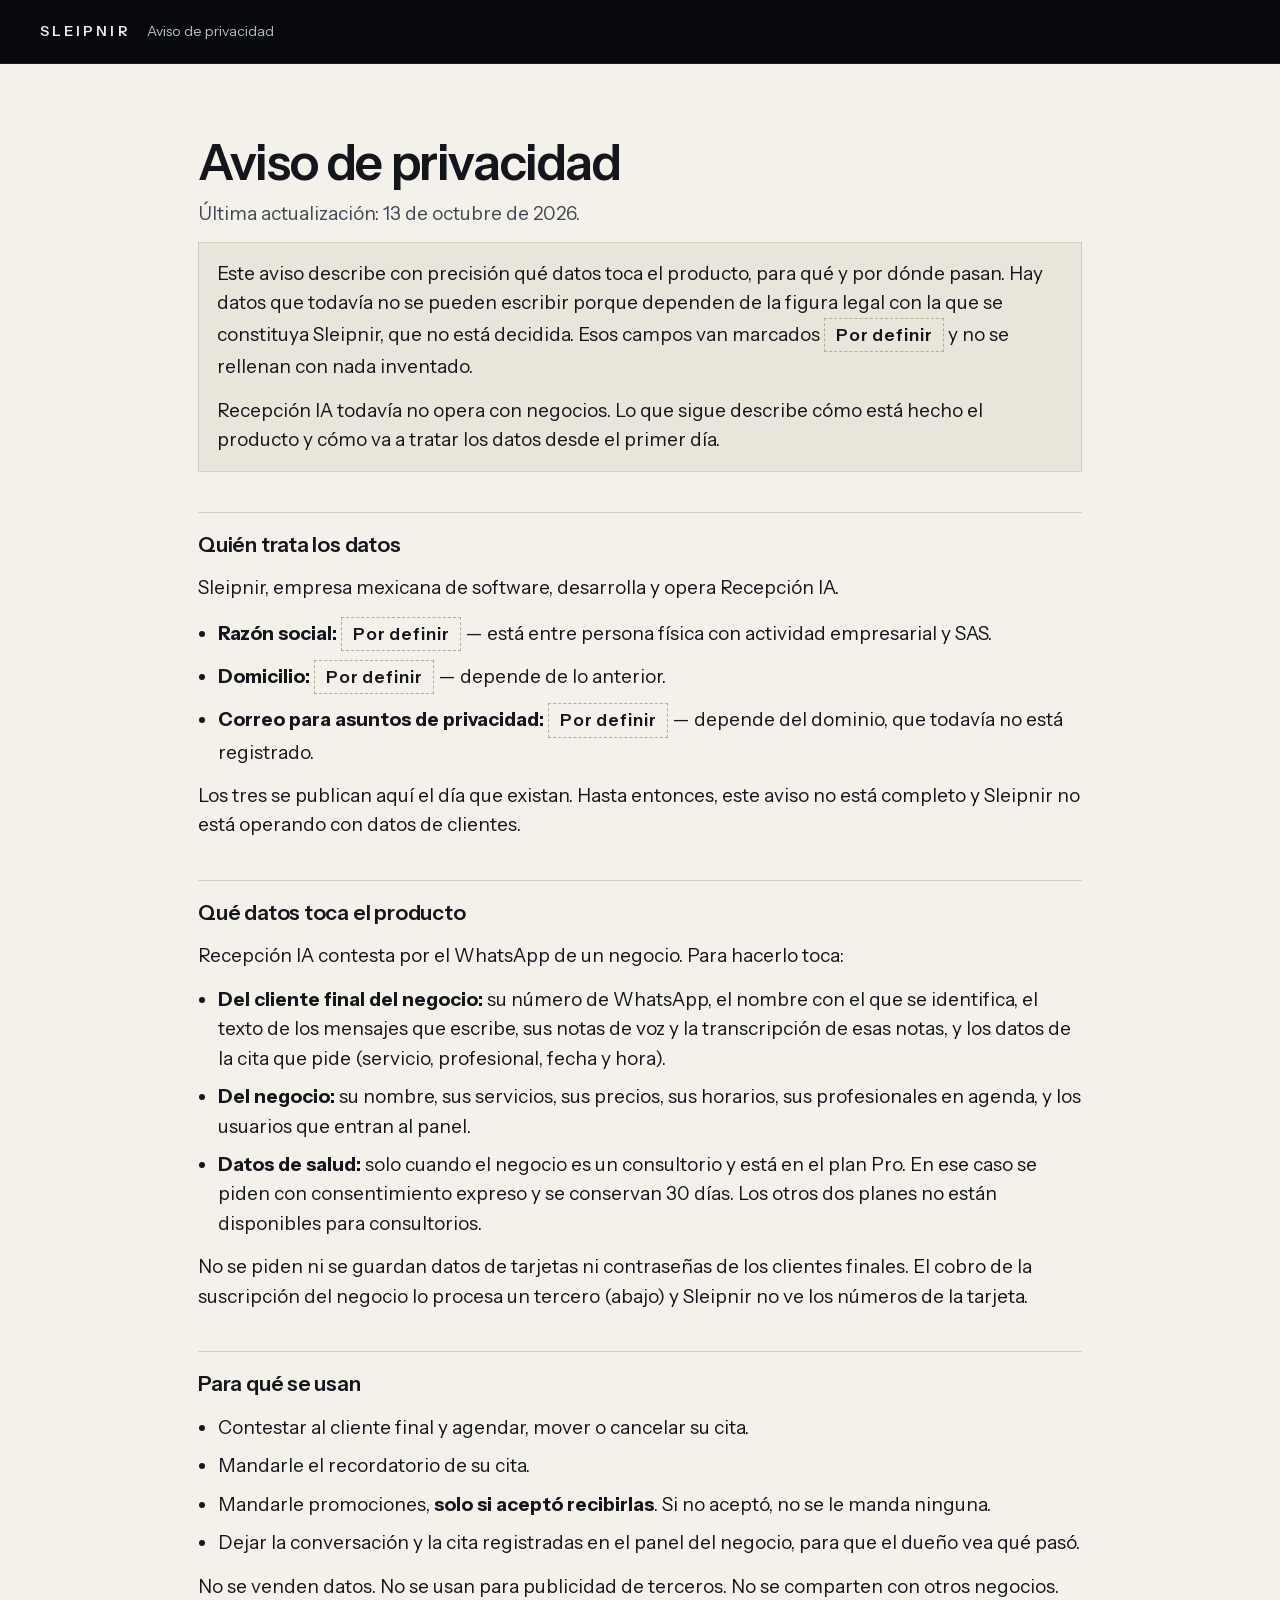
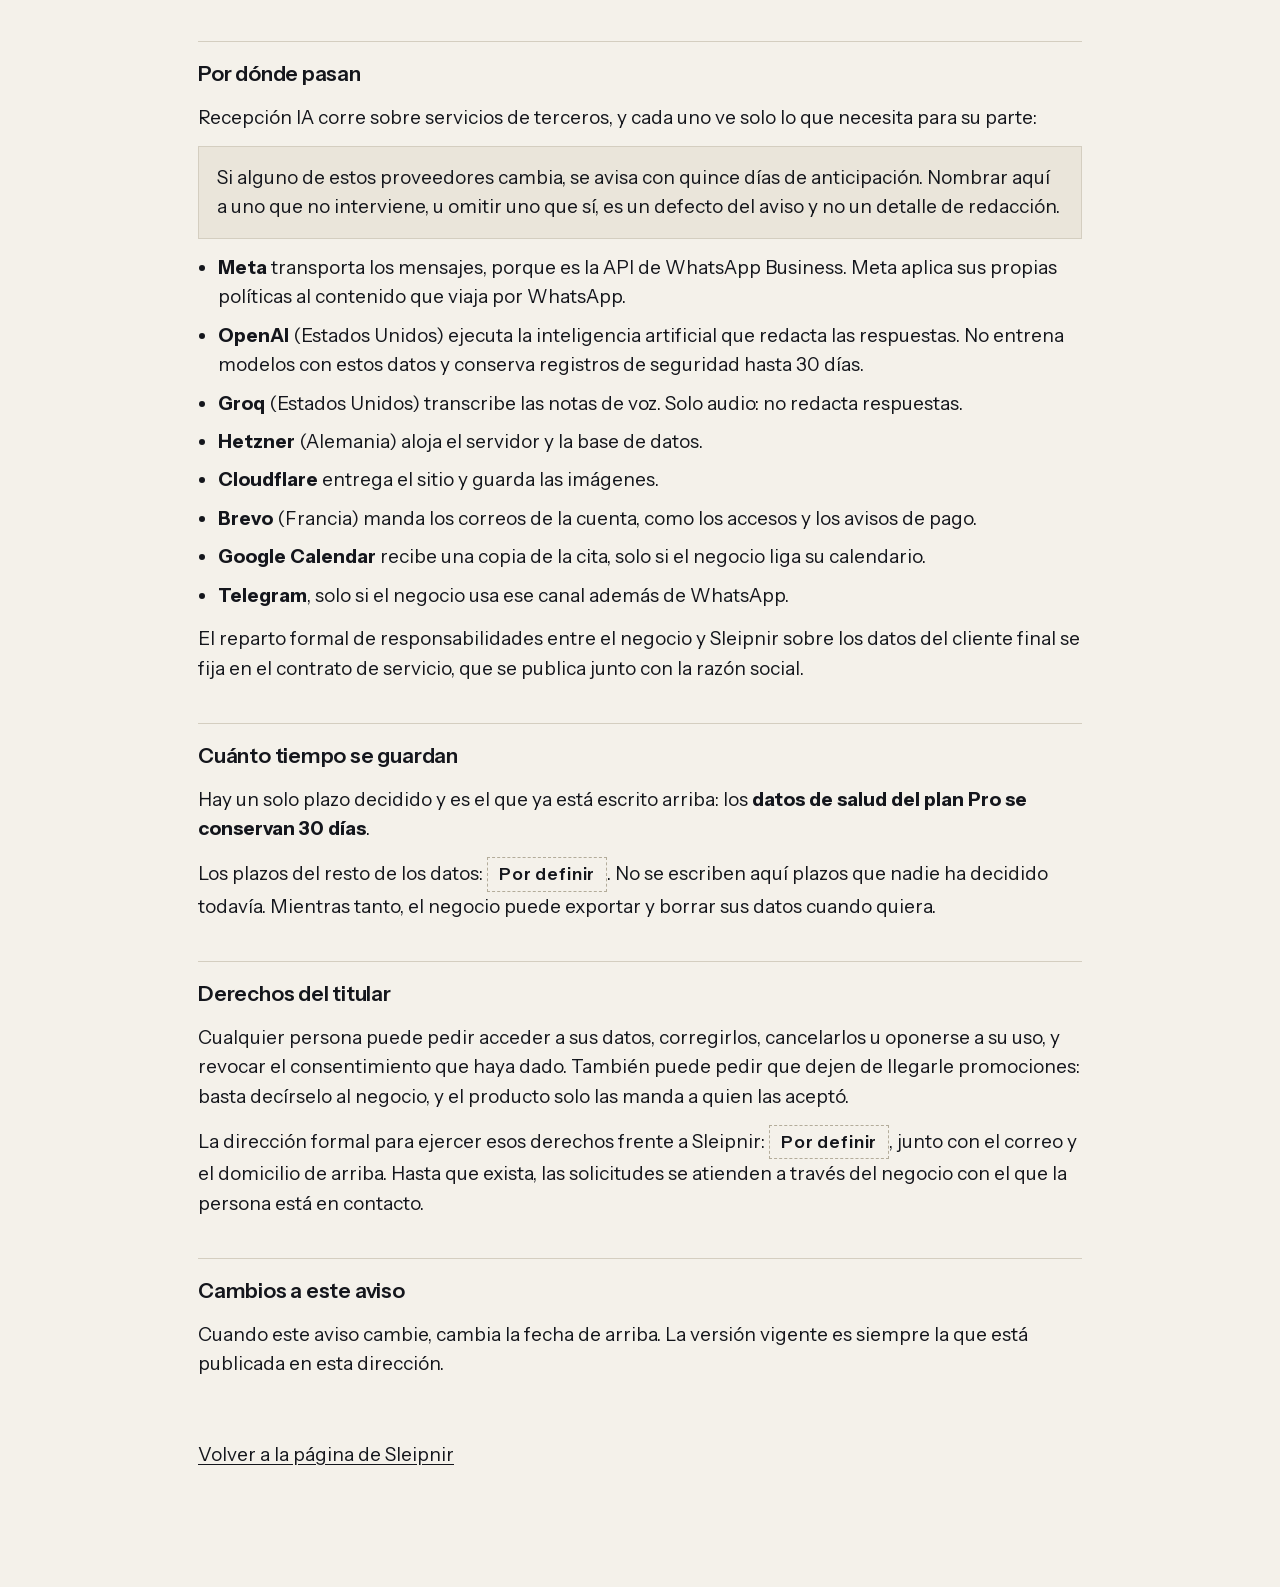
<file: privacidad.html>
<!doctype html>
<html lang="es-MX">
<head>
<meta charset="utf-8">
<meta name="viewport" content="width=device-width, initial-scale=1">
<title>Aviso de privacidad · Sleipnir</title>
<meta name="description" content="Qué datos toca Recepción IA, para qué los usa y por dónde pasan.">
<meta name="color-scheme" content="dark">
<meta name="robots" content="noindex, nofollow">

<link rel="icon" href="data:image/svg+xml,<svg xmlns='http://www.w3.org/2000/svg' viewBox='0 0 32 32'><rect width='32' height='32' fill='%2307080C'/><circle cx='16' cy='16' r='5.5' fill='%23ECEAE4'/><circle cx='16' cy='16' r='11' fill='none' stroke='%23FFB357' stroke-width='1.5'/></svg>">
<link rel="preload" href="fuentes/instrument-sans.woff2" as="font" type="font/woff2" crossorigin>
<link rel="stylesheet" href="portada.css">
</head>
<body>

<header class="barra">
  <a class="barra__marca" href="index.html">Sleipnir</a>
  <p class="barra__giro">Aviso de privacidad</p>
</header>

<main class="hoja">
<div class="hoja__dentro">

  <h1>Aviso de privacidad</h1>
  <p class="hoja__fecha">Última actualización: 13 de octubre de 2026.</p>

  <div class="hoja__aviso">
    <p>Este aviso describe con precisión qué datos toca el producto, para qué y por dónde pasan. Hay datos que todavía no se pueden escribir porque dependen de la figura legal con la que se constituya Sleipnir, que no está decidida. Esos campos van marcados <span class="pendiente">Por definir</span> y no se rellenan con nada inventado.</p>
    <p>Recepción IA todavía no opera con negocios. Lo que sigue describe cómo está hecho el producto y cómo va a tratar los datos desde el primer día.</p>
  </div>

  <h2>Quién trata los datos</h2>
  <p>Sleipnir, empresa mexicana de software, desarrolla y opera Recepción IA.</p>
  <ul>
    <li><b>Razón social:</b> <span class="pendiente">Por definir</span> — está entre persona física con actividad empresarial y SAS.</li>
    <li><b>Domicilio:</b> <span class="pendiente">Por definir</span> — depende de lo anterior.</li>
    <li><b>Correo para asuntos de privacidad:</b> <span class="pendiente">Por definir</span> — depende del dominio, que todavía no está registrado.</li>
  </ul>
  <p>Los tres se publican aquí el día que existan. Hasta entonces, este aviso no está completo y Sleipnir no está operando con datos de clientes.</p>

  <h2>Qué datos toca el producto</h2>
  <p>Recepción IA contesta por el WhatsApp de un negocio. Para hacerlo toca:</p>
  <ul>
    <li><b>Del cliente final del negocio:</b> su número de WhatsApp, el nombre con el que se identifica, el texto de los mensajes que escribe, sus notas de voz y la transcripción de esas notas, y los datos de la cita que pide (servicio, profesional, fecha y hora).</li>
    <li><b>Del negocio:</b> su nombre, sus servicios, sus precios, sus horarios, sus profesionales en agenda, y los usuarios que entran al panel.</li>
    <li><b>Datos de salud:</b> solo cuando el negocio es un consultorio y está en el plan Pro. En ese caso se piden con consentimiento expreso y se conservan 30 días. Los otros dos planes no están disponibles para consultorios.</li>
  </ul>
  <p>No se piden ni se guardan datos de tarjetas ni contraseñas de los clientes finales. El cobro de la suscripción del negocio lo procesa un tercero (abajo) y Sleipnir no ve los números de la tarjeta.</p>

  <h2>Para qué se usan</h2>
  <ul>
    <li>Contestar al cliente final y agendar, mover o cancelar su cita.</li>
    <li>Mandarle el recordatorio de su cita.</li>
    <li>Mandarle promociones, <b>solo si aceptó recibirlas</b>. Si no aceptó, no se le manda ninguna.</li>
    <li>Dejar la conversación y la cita registradas en el panel del negocio, para que el dueño vea qué pasó.</li>
  </ul>
  <p>No se venden datos. No se usan para publicidad de terceros. No se comparten con otros negocios.</p>

  <h2>Por dónde pasan</h2>
  <p>Recepción IA corre sobre servicios de terceros, y cada uno ve solo lo que necesita para su parte:</p>
  <p class="hoja__aviso">Si alguno de estos proveedores cambia, se avisa con quince días de
  anticipación. Nombrar aquí a uno que no interviene, u omitir uno que sí, es un defecto del aviso y
  no un detalle de redacción.</p>
  <ul>
    <li><b>Meta</b> transporta los mensajes, porque es la API de WhatsApp Business. Meta aplica sus propias políticas al contenido que viaja por WhatsApp.</li>
    <li><b>OpenAI</b> (Estados Unidos) ejecuta la inteligencia artificial que redacta las respuestas. No entrena modelos con estos datos y conserva registros de seguridad hasta 30 días.</li>
    <li><b>Groq</b> (Estados Unidos) transcribe las notas de voz. Solo audio: no redacta respuestas.</li>
    <li><b>Hetzner</b> (Alemania) aloja el servidor y la base de datos.</li>
    <li><b>Cloudflare</b> entrega el sitio y guarda las imágenes.</li>
    <li><b>Brevo</b> (Francia) manda los correos de la cuenta, como los accesos y los avisos de pago.</li>
    <li><b>Google Calendar</b> recibe una copia de la cita, solo si el negocio liga su calendario.</li>
    <li><b>Telegram</b>, solo si el negocio usa ese canal además de WhatsApp.</li>
  </ul>
  <p>El reparto formal de responsabilidades entre el negocio y Sleipnir sobre los datos del cliente final se fija en el contrato de servicio, que se publica junto con la razón social.</p>

  <h2>Cuánto tiempo se guardan</h2>
  <p>Hay un solo plazo decidido y es el que ya está escrito arriba: los <b>datos de salud del plan Pro se conservan 30 días</b>.</p>
  <p>Los plazos del resto de los datos: <span class="pendiente">Por definir</span>. No se escriben aquí plazos que nadie ha decidido todavía. Mientras tanto, el negocio puede exportar y borrar sus datos cuando quiera.</p>

  <h2>Derechos del titular</h2>
  <p>Cualquier persona puede pedir acceder a sus datos, corregirlos, cancelarlos u oponerse a su uso, y revocar el consentimiento que haya dado. También puede pedir que dejen de llegarle promociones: basta decírselo al negocio, y el producto solo las manda a quien las aceptó.</p>
  <p>La dirección formal para ejercer esos derechos frente a Sleipnir: <span class="pendiente">Por definir</span>, junto con el correo y el domicilio de arriba. Hasta que exista, las solicitudes se atienden a través del negocio con el que la persona está en contacto.</p>

  <h2>Cambios a este aviso</h2>
  <p>Cuando este aviso cambie, cambia la fecha de arriba. La versión vigente es siempre la que está publicada en esta dirección.</p>

  <a class="hoja__volver" href="index.html">Volver a la página de Sleipnir</a>
</div>
</main>

</body>
</html>
</file>
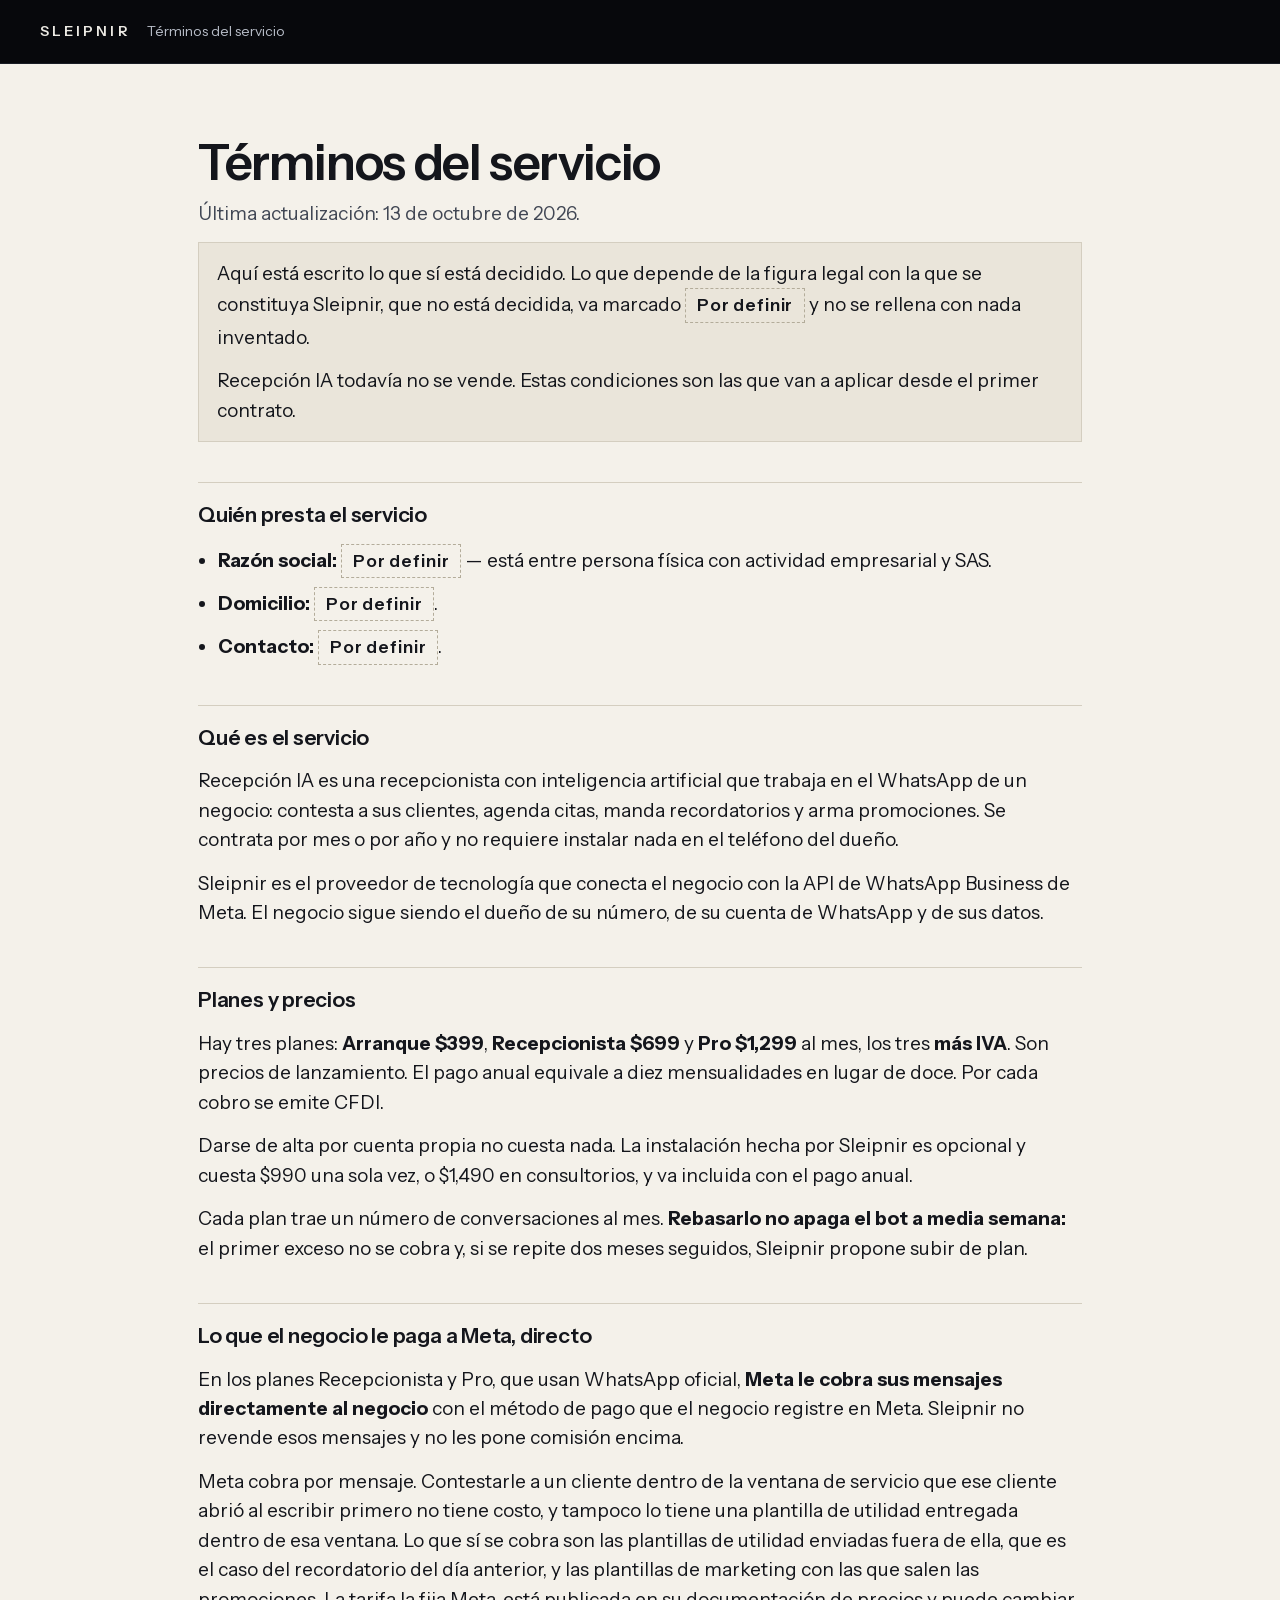
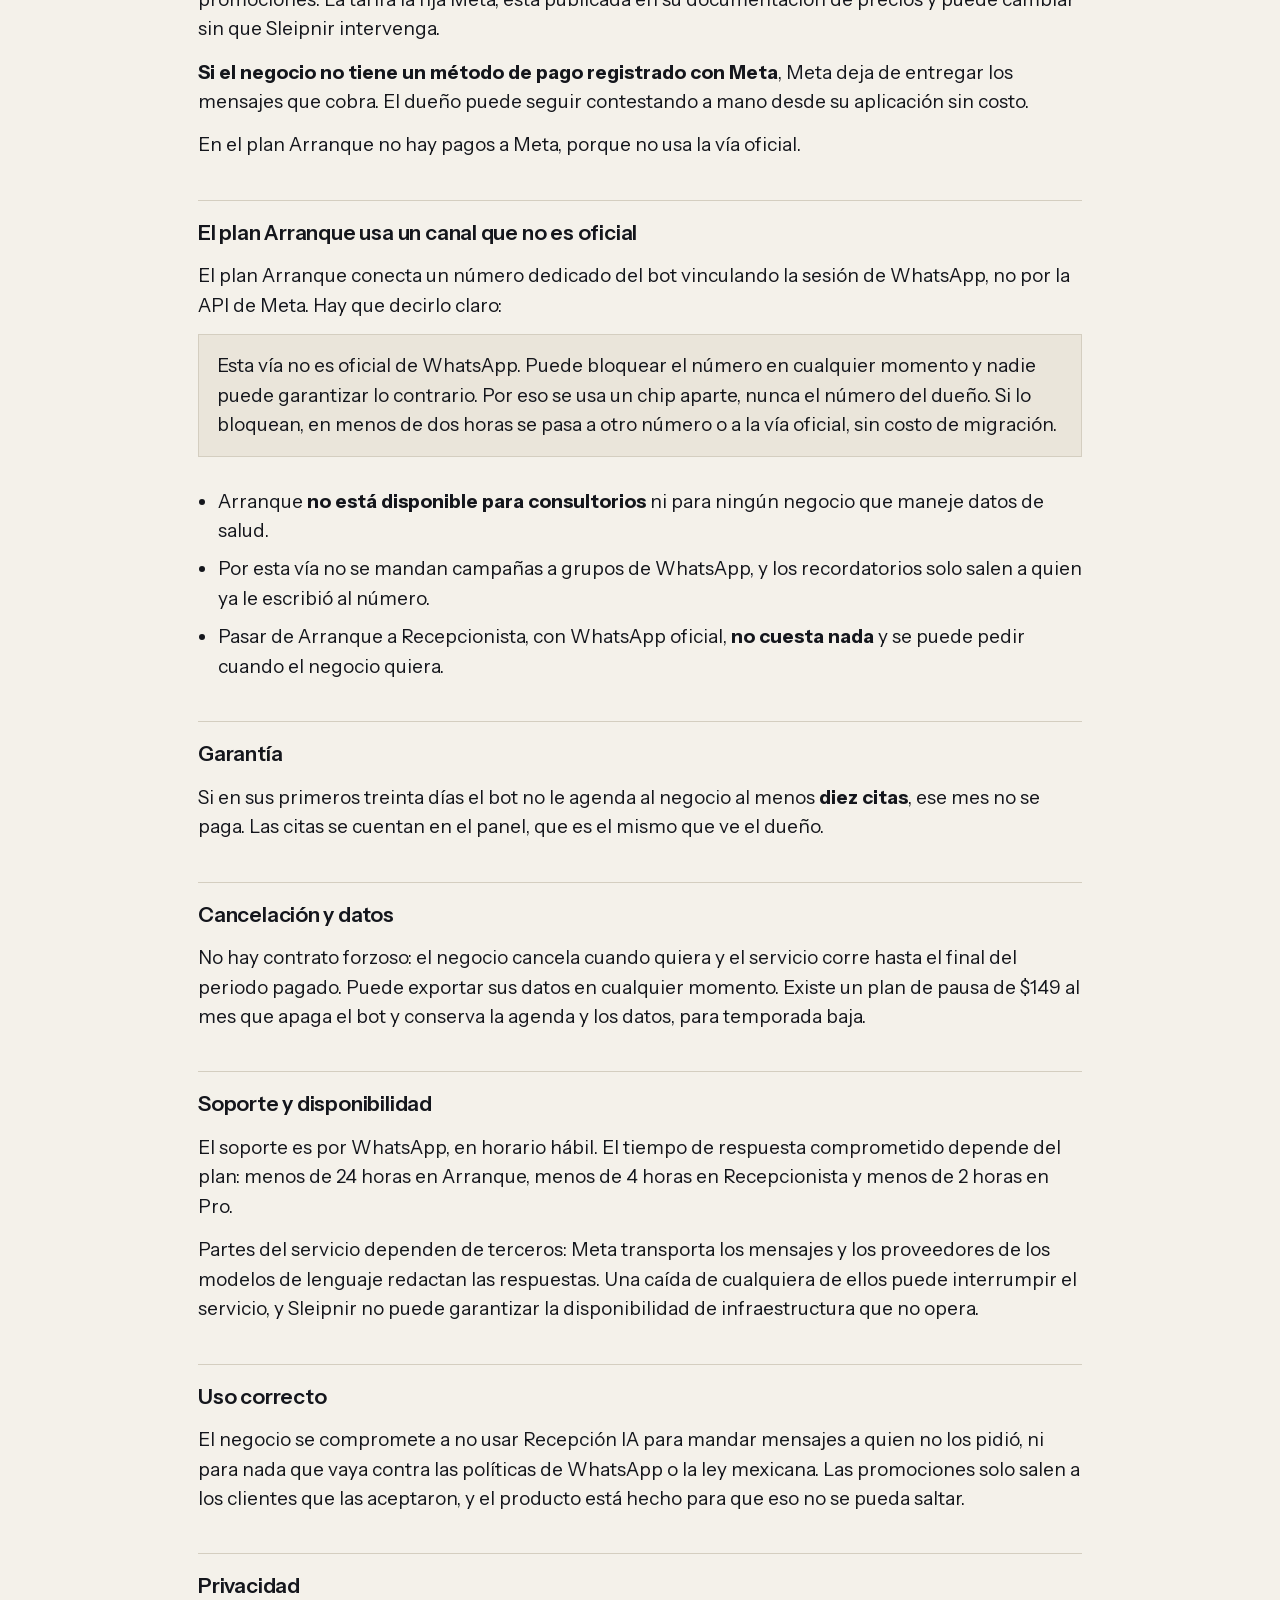
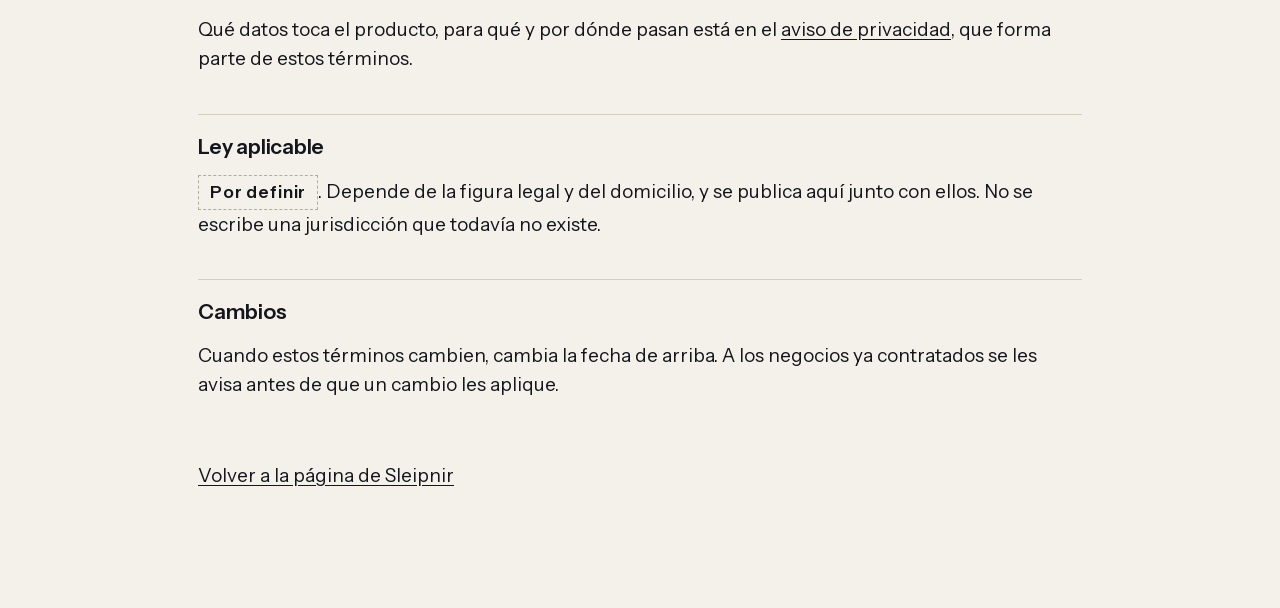
<file: terminos.html>
<!doctype html>
<html lang="es-MX">
<head>
<meta charset="utf-8">
<meta name="viewport" content="width=device-width, initial-scale=1">
<title>Términos del servicio · Sleipnir</title>
<meta name="description" content="Qué incluye cada plan de Recepción IA, qué se paga a Meta y qué pasa si algo falla.">
<meta name="color-scheme" content="dark">
<meta name="robots" content="noindex, nofollow">

<link rel="icon" href="data:image/svg+xml,<svg xmlns='http://www.w3.org/2000/svg' viewBox='0 0 32 32'><rect width='32' height='32' fill='%2307080C'/><circle cx='16' cy='16' r='5.5' fill='%23ECEAE4'/><circle cx='16' cy='16' r='11' fill='none' stroke='%23FFB357' stroke-width='1.5'/></svg>">
<link rel="preload" href="fuentes/instrument-sans.woff2" as="font" type="font/woff2" crossorigin>
<link rel="stylesheet" href="portada.css">
</head>
<body>

<header class="barra">
  <a class="barra__marca" href="index.html">Sleipnir</a>
  <p class="barra__giro">Términos del servicio</p>
</header>

<main class="hoja">
<div class="hoja__dentro">

  <h1>Términos del servicio</h1>
  <p class="hoja__fecha">Última actualización: 13 de octubre de 2026.</p>

  <div class="hoja__aviso">
    <p>Aquí está escrito lo que sí está decidido. Lo que depende de la figura legal con la que se constituya Sleipnir, que no está decidida, va marcado <span class="pendiente">Por definir</span> y no se rellena con nada inventado.</p>
    <p>Recepción IA todavía no se vende. Estas condiciones son las que van a aplicar desde el primer contrato.</p>
  </div>

  <h2>Quién presta el servicio</h2>
  <ul>
    <li><b>Razón social:</b> <span class="pendiente">Por definir</span> — está entre persona física con actividad empresarial y SAS.</li>
    <li><b>Domicilio:</b> <span class="pendiente">Por definir</span>.</li>
    <li><b>Contacto:</b> <span class="pendiente">Por definir</span>.</li>
  </ul>

  <h2>Qué es el servicio</h2>
  <p>Recepción IA es una recepcionista con inteligencia artificial que trabaja en el WhatsApp de un negocio: contesta a sus clientes, agenda citas, manda recordatorios y arma promociones. Se contrata por mes o por año y no requiere instalar nada en el teléfono del dueño.</p>
  <p>Sleipnir es el proveedor de tecnología que conecta el negocio con la API de WhatsApp Business de Meta. El negocio sigue siendo el dueño de su número, de su cuenta de WhatsApp y de sus datos.</p>

  <h2>Planes y precios</h2>
  <p>Hay tres planes: <b>Arranque $399</b>, <b>Recepcionista $699</b> y <b>Pro $1,299</b> al mes, los tres <b>más IVA</b>. Son precios de lanzamiento. El pago anual equivale a diez mensualidades en lugar de doce. Por cada cobro se emite CFDI.</p>
  <p>Darse de alta por cuenta propia no cuesta nada. La instalación hecha por Sleipnir es opcional y cuesta $990 una sola vez, o $1,490 en consultorios, y va incluida con el pago anual.</p>
  <p>Cada plan trae un número de conversaciones al mes. <b>Rebasarlo no apaga el bot a media semana:</b> el primer exceso no se cobra y, si se repite dos meses seguidos, Sleipnir propone subir de plan.</p>

  <h2>Lo que el negocio le paga a Meta, directo</h2>
  <p>En los planes Recepcionista y Pro, que usan WhatsApp oficial, <b>Meta le cobra sus mensajes directamente al negocio</b> con el método de pago que el negocio registre en Meta. Sleipnir no revende esos mensajes y no les pone comisión encima.</p>
  <p>Meta cobra por mensaje. Contestarle a un cliente dentro de la ventana de servicio que ese cliente abrió al escribir primero no tiene costo, y tampoco lo tiene una plantilla de utilidad entregada dentro de esa ventana. Lo que sí se cobra son las plantillas de utilidad enviadas fuera de ella, que es el caso del recordatorio del día anterior, y las plantillas de marketing con las que salen las promociones. La tarifa la fija Meta, está publicada en su documentación de precios y puede cambiar sin que Sleipnir intervenga.</p>
  <p><b>Si el negocio no tiene un método de pago registrado con Meta</b>, Meta deja de entregar los mensajes que cobra. El dueño puede seguir contestando a mano desde su aplicación sin costo.</p>
  <p>En el plan Arranque no hay pagos a Meta, porque no usa la vía oficial.</p>

  <h2>El plan Arranque usa un canal que no es oficial</h2>
  <p>El plan Arranque conecta un número dedicado del bot vinculando la sesión de WhatsApp, no por la API de Meta. Hay que decirlo claro:</p>
  <div class="hoja__aviso">
    <p>Esta vía no es oficial de WhatsApp. Puede bloquear el número en cualquier momento y nadie puede garantizar lo contrario. Por eso se usa un chip aparte, nunca el número del dueño. Si lo bloquean, en menos de dos horas se pasa a otro número o a la vía oficial, sin costo de migración.</p>
  </div>
  <ul>
    <li>Arranque <b>no está disponible para consultorios</b> ni para ningún negocio que maneje datos de salud.</li>
    <li>Por esta vía no se mandan campañas a grupos de WhatsApp, y los recordatorios solo salen a quien ya le escribió al número.</li>
    <li>Pasar de Arranque a Recepcionista, con WhatsApp oficial, <b>no cuesta nada</b> y se puede pedir cuando el negocio quiera.</li>
  </ul>

  <h2>Garantía</h2>
  <p>Si en sus primeros treinta días el bot no le agenda al negocio al menos <b>diez citas</b>, ese mes no se paga. Las citas se cuentan en el panel, que es el mismo que ve el dueño.</p>

  <h2>Cancelación y datos</h2>
  <p>No hay contrato forzoso: el negocio cancela cuando quiera y el servicio corre hasta el final del periodo pagado. Puede exportar sus datos en cualquier momento. Existe un plan de pausa de $149 al mes que apaga el bot y conserva la agenda y los datos, para temporada baja.</p>

  <h2>Soporte y disponibilidad</h2>
  <p>El soporte es por WhatsApp, en horario hábil. El tiempo de respuesta comprometido depende del plan: menos de 24 horas en Arranque, menos de 4 horas en Recepcionista y menos de 2 horas en Pro.</p>
  <p>Partes del servicio dependen de terceros: Meta transporta los mensajes y los proveedores de los modelos de lenguaje redactan las respuestas. Una caída de cualquiera de ellos puede interrumpir el servicio, y Sleipnir no puede garantizar la disponibilidad de infraestructura que no opera.</p>

  <h2>Uso correcto</h2>
  <p>El negocio se compromete a no usar Recepción IA para mandar mensajes a quien no los pidió, ni para nada que vaya contra las políticas de WhatsApp o la ley mexicana. Las promociones solo salen a los clientes que las aceptaron, y el producto está hecho para que eso no se pueda saltar.</p>

  <h2>Privacidad</h2>
  <p>Qué datos toca el producto, para qué y por dónde pasan está en el <a href="privacidad.html">aviso de privacidad</a>, que forma parte de estos términos.</p>

  <h2>Ley aplicable</h2>
  <p><span class="pendiente">Por definir</span>. Depende de la figura legal y del domicilio, y se publica aquí junto con ellos. No se escribe una jurisdicción que todavía no existe.</p>

  <h2>Cambios</h2>
  <p>Cuando estos términos cambien, cambia la fecha de arriba. A los negocios ya contratados se les avisa antes de que un cambio les aplique.</p>

  <a class="hoja__volver" href="index.html">Volver a la página de Sleipnir</a>
</div>
</main>

</body>
</html>
</file>
<file: portada.css>
@charset "UTF-8";
/* ---------------------------------------------------------------------------
   Sleipnir.
   Dos materiales: tinta (la sala de maquinas) y papel (el negocio). La red vive
   dentro de una lamina acotada, no detras de todo, para que ningun texto de
   lectura se apoye en un fondo que se mueve.
   --------------------------------------------------------------------------- */

:root{
  --tinta:        #07080C;
  --tinta-2:      #0D0F15;   /* paneles solidos */
  --tinta-3:      #191D25;   /* filete */
  --tinta-4:      #2B313D;   /* filete fuerte */
  --hueso:        #ECEAE4;   /* texto principal sobre tinta */
  --hueso-2:      #B7BCC7;   /* texto secundario sobre tinta */
  --papel:        #F4F1EA;
  --papel-tinta:  #14161C;
  --papel-tinta-2:#414754;
  --ambar:        #FFB357;   /* una sola cosa calida: la actividad */

  --rejilla: rgba(236,234,228,.05);
  --g: 18px;                 /* margen lateral */
  --barra: 56px;
  --nombre: clamp(2.1rem, 14.6vw, 8.5rem);
  --paso: .34s cubic-bezier(.2,.7,.2,1);
}

/* ---------- las dos tipografias, servidas desde aqui ----------
   Instrument Sans va como archivo variable: un solo archivo para los tres
   pesos que usa la pagina. Martian Mono solo escribe el nombre y el revoltijo,
   asi que lleva A-Z y 0-9 y nada mas. */
@font-face{
  font-family:"Instrument Sans";
  src: url("fuentes/instrument-sans.woff2") format("woff2");
  font-weight: 400 700;
  font-style: normal;
  font-display: swap;
}
@font-face{
  font-family:"Martian Mono";
  src: url("fuentes/martian-mono.woff2") format("woff2");
  font-weight: 700;
  font-style: normal;
  font-display: swap;
}

/* Respaldos con las metricas corregidas. Un respaldo que no ocupa lo mismo
   reacomoda el texto cuando llega la tipografia buena, y eso se ve como un
   brinco. Los numeros salen de comparar el ancho medio de los caracteres que
   esta pagina escribe, no de redondear a ojo: Segoe UI va 2.8% mas estrecha
   que Instrument Sans, y Consolas 27.3% mas que Martian Mono. Los altos se
   sobrescriben para que la caja de linea mida exactamente lo mismo. */
@font-face{
  font-family:"Sans respaldo";
  src: local("Segoe UI"), local("Roboto");
  size-adjust: 102.8%;
  ascent-override: 94.4%;
  descent-override: 24.3%;
  line-gap-override: 0%;
}
@font-face{
  font-family:"Sans respaldo 2";
  src: local("Helvetica Neue"), local("Arial"), local("Liberation Sans"), local("DejaVu Sans");
  size-adjust: 101.2%;
  ascent-override: 95.8%;
  descent-override: 24.7%;
  line-gap-override: 0%;
}
@font-face{
  font-family:"Mono respaldo";
  src: local("Consolas"), local("Cascadia Mono");
  size-adjust: 127.3%;
  ascent-override: 78.6%;
  descent-override: 15.7%;
  line-gap-override: 0%;
}
@font-face{
  font-family:"Mono respaldo 2";
  src: local("Menlo"), local("DejaVu Sans Mono"), local("Liberation Mono"), local("Courier New");
  size-adjust: 116.5%;
  ascent-override: 85.8%;
  descent-override: 17.2%;
  line-gap-override: 0%;
}

*{ box-sizing:border-box; }
html{ -webkit-text-size-adjust:100%; }

/* La barra esta fija arriba: un salto de ancla tiene que parar debajo de
   ella, no detras. */
#que-hace, #producto, #whatsapp, #planes, #quien, #contacto, #cierre{
  scroll-margin-top:calc(var(--barra) + 18px);
}

body{
  margin:0;
  background:var(--tinta);
  color:var(--hueso);
  font-family:"Instrument Sans", "Sans respaldo", "Sans respaldo 2", system-ui, sans-serif;
  font-size:18px;
  line-height:1.55;
  overflow-x:hidden;
}

::selection{ background:var(--ambar); color:#231300; }

a{ color:inherit; }

:where(a,button):focus-visible{
  outline:2px solid var(--ambar);
  outline-offset:3px;
  border-radius:3px;
}

/* ---------- barra ---------- */

.barra{
  position:fixed; inset:0 0 auto 0; z-index:40;
  height:var(--barra);
  display:flex; align-items:center; gap:16px;
  padding:0 var(--g);
  background:var(--tinta);
  border-bottom:1px solid var(--tinta-3);
}
.barra__marca{
  flex:0 0 auto;
  font-size:14px; font-weight:600; letter-spacing:.22em;
  text-transform:uppercase; text-decoration:none;
  white-space:nowrap;
}
.barra__giro{
  margin:0; flex:1 1 auto; min-width:0;
  font-size:14px; color:var(--hueso-2);
  white-space:nowrap; overflow:hidden; text-overflow:ellipsis;
  display:none;
}
/* Sitio reservado en la barra para cuando la pildora se acople ahi. Encoge
   antes que la marca, que es lo unico de la barra que no se puede recortar. */
.barra__muelle{ width:0; height:1px; flex:0 1 auto; }

/* ---------- portada ---------- */

.portada{
  position:relative;
  min-height:100vh; min-height:100svh;
  /* el pie de abajo es el aire que necesita el rotulo "baja": sin el, en una
     pantalla de portatil corta la ultima linea queda partida por el borde */
  padding:calc(var(--barra) + 18px) var(--g) 20px;
  display:grid;
  grid-template-rows:auto 1fr auto;
  /* el plano de medicion: esto es lo que queda cuando no hay canvas */
  background-image:
    linear-gradient(to right, var(--rejilla) 1px, transparent 1px),
    linear-gradient(to bottom, var(--rejilla) 1px, transparent 1px);
  background-size:72px 72px, 72px 72px;
  background-position:var(--g) var(--barra);
}
/* regla vertical con marcas, a la izquierda: lenguaje de plano tecnico */
.portada::before{
  content:""; position:absolute; z-index:1;
  left:calc(var(--g) * .5); top:var(--barra); bottom:0; width:5px;
  background:
    linear-gradient(to bottom, var(--tinta-3) 0 100%) left/1px 100% no-repeat,
    repeating-linear-gradient(to bottom, var(--tinta-4) 0 1px, transparent 1px 24px) left/5px 100% no-repeat;
  opacity:.9;
}

/* ---------- lamina (la red acotada) ---------- */

.lamina{
  position:relative;
  /* la altura sigue a la pantalla, pero con un minimo bajo: la portada entera
     tiene que caber en un portatil de 720 px de alto sin empujar nada fuera */
  height:clamp(228px, 30svh, 400px);
  margin-bottom:60px;
}
.lamina__red{
  position:absolute; inset:0; width:100%; height:100%;
  display:block;
  opacity:0;
  transition:opacity .7s linear;
  /* la red se disuelve antes de llegar al bloque de titulo */
  -webkit-mask-image:linear-gradient(to bottom, #000 0, #000 62%, transparent 100%);
          mask-image:linear-gradient(to bottom, #000 0, #000 62%, transparent 100%);
}
html[data-js] .lamina__red.viva{ opacity:1; }

.lamina__rotulo{
  position:absolute; z-index:3; left:0; top:0;
  /* ancho generoso en telefono: cuantas menos lineas ocupe el rotulo, mas
     sitio queda debajo para que las tres anclas no se amontonen */
  max-width:94%;
  margin:0; padding:8px 11px;
  background:var(--tinta-2);
  border:1px solid var(--tinta-3);
  font-size:13px; line-height:1.42; color:var(--hueso-2);
}
.lamina__rotulo{ box-shadow:0 0 0 1px var(--tinta-3); }
.lamina__rotulo b{
  display:block; color:var(--hueso);
  font-size:12px; font-weight:600; letter-spacing:.18em; text-transform:uppercase;
  margin-bottom:3px;
}

/* ---------- anclas numeradas ---------- */

.anclas{ margin:0; padding:0; list-style:none; }
.ancla{
  position:absolute; z-index:2;
  left:var(--x); top:var(--y);
  display:flex; align-items:center; gap:9px;
  transform:translate(-5px,-50%);
}
/* En telefono las tres anclas se reparten la lamina sin pisar el rotulo de
   arriba ni la ficha de abajo. El ancla 02 es la de etiqueta mas larga, asi
   que queda a la derecha del titulo de la ficha y por encima de el.

   Con la red viva estas dos posiciones no son donde se queda el rotulo, sino
   una de las paradas posibles: las de un telefono, donde el sitio libre da para
   poco. El guion las vuelve a escribir en cada vuelta. */
.ancla:nth-child(1){ --x:8%;  --y:50%; }
.ancla:nth-child(2){ --x:38%; --y:66%; }
.ancla:nth-child(3){ --x:57%; --y:42%; }

/* Cuando a la derecha del punto no cabe la etiqueta, cuelga del otro lado. En
   una lamina estrecha eso es la mitad de los sitios posibles. */
.ancla--izq{ flex-direction:row-reverse; transform:translate(calc(5px - 100%), -50%); }

/* El 02 y el 03 no estan puestos: aparecen donde el mensaje toca y se van con
   su linea. La marca la pone el guion cuando la red arranca de verdad, asi que
   sin canvas, sin JavaScript o con movimiento reducido los tres rotulos se
   quedan donde estan y quietos. Lo que se oculta es solo visual: los tres
   textos siguen en el HTML, en el mismo orden, y el lector de pantalla los
   sigue leyendo siempre. */
html[data-js] .anclas--vivas .ancla:nth-child(n+2){
  opacity:0; pointer-events:none;
  transform:translate(-5px,-50%) scale(.96);
  transition:opacity .3s linear, transform .3s cubic-bezier(.2,.8,.2,1);
}
html[data-js] .anclas--vivas .ancla--izq:nth-child(n+2){
  transform:translate(calc(5px - 100%), -50%) scale(.96);
}
html[data-js] .anclas--vivas .ancla:nth-child(n+2).puesta{
  opacity:1; pointer-events:auto;
  transform:translate(-5px,-50%) scale(1);
  transition:opacity .22s linear, transform .3s cubic-bezier(.2,.8,.2,1);
}
html[data-js] .anclas--vivas .ancla--izq:nth-child(n+2).puesta{
  transform:translate(calc(5px - 100%), -50%) scale(1);
}

.ancla__punto{
  width:10px; height:10px; flex:0 0 auto; border-radius:50%;
  background:var(--hueso);
  box-shadow:0 0 0 4px var(--tinta), 0 0 0 5px var(--tinta-4);
}
.ancla.late .ancla__punto{
  background:var(--ambar);
  box-shadow:0 0 0 4px var(--tinta), 0 0 0 5px var(--ambar);
}

.ancla__texto{
  padding:3px 8px;
  background:var(--tinta-2);
  border:1px solid var(--tinta-3);
  font-size:14px; line-height:1.3; color:var(--hueso);
  white-space:nowrap;
}
.ancla__texto{ box-shadow:0 0 0 1px var(--tinta-3); }
.ancla__texto b{
  font-weight:600; color:var(--hueso-2);
  letter-spacing:.1em; margin-right:5px;
}
/* Por debajo de 600 el rotulo se queda en la palabra: "negocio",
   "conversacion", "cita". El numero y el articulo se van de la vista.

   Esta medido. Los destinos del recorrido son nodos en sitios donde la
   etiqueta cabe entera sin tocar la leyenda, la ficha ni el filo, y donde
   ademas se vea llegar la linea. En una lamina de telefono "02 una
   conversacion" mide 177 px y casi ninguna pareja de sitios pasa las dos
   pruebas: el ciclo acababa yendo siempre a los mismos dos o tres destinos,
   que es la monotonia que habia que quitar. Con el rotulo en 122 px, en veinte
   vueltas seguidas salen 11 parejas distintas de mediana a 390 en vez de 6, y
   10 en vez de 4 a 320 (seis cargas por ancho; el reparto de destinos se
   sortea en cada carga, asi que una sola no dice nada).

   Lo que el numero decia lo dice mejor el recorrido: las etiquetas no estan
   puestas, aparecen una tras otra conforme el mensaje las toca. En escritorio
   sobra sitio y el rotulo se queda entero.

   Se sacan de flujo en vez de ponerles display:none para que el lector de
   pantalla los siga leyendo: "01 un negocio" existe siempre en el documento. */
@media (max-width:599px){
  .ancla__texto b, .ancla__art{
    position:absolute; width:1px; height:1px; overflow:hidden;
    clip-path:inset(50%); white-space:nowrap; margin:0;
  }
}
/* Sin JavaScript y con movimiento reducido los tres rotulos se leen en fila y
   quietos, no colgando de un punto: ahi no hay recorrido que cuente el orden,
   asi que el numero y el articulo tienen que verse. */
html:not([data-js]) .ancla__texto b,
html:not([data-js]) .ancla__art{
  position:static; width:auto; height:auto; clip-path:none;
}
html:not([data-js]) .ancla__texto b{ margin-right:5px; }

/* ---------- ficha y pildora viva ---------- */

.ficha{
  position:absolute; z-index:5;
  left:0; right:0; bottom:-58px;
  display:flex; flex-direction:column; gap:7px;
  align-items:flex-start;
  padding-top:11px;
  border-top:1px solid var(--tinta-3);
}
.ficha__titulo{
  margin:0; padding:3px 8px;
  background:var(--tinta-2);
  box-shadow:0 0 0 1px var(--tinta-2);
  font-size:12px; font-weight:600; letter-spacing:.2em; text-transform:uppercase;
  color:var(--hueso-2);
}
/* Los dos rotulos de la ficha caen sobre la cola de la red: van en chapa solida
   para que su contraste no dependa de donde quede un nodo. */
.ficha__pie{
  margin:0; padding:3px 8px;
  background:var(--tinta-2); box-shadow:0 0 0 1px var(--tinta-2);
  font-size:14px; color:var(--hueso-2);
}

.ficha__hueco{ align-self:stretch; }
html[data-js] .ficha__hueco{ position:relative; height:46px; }
html[data-js] .pildora{ position:absolute; left:0; top:0; }

.pildora{ position:relative; display:flex; align-items:center; gap:10px; }

/* El vidrio. Con motor lo lleva la pildora entera; sin motor lo lleva cada
   estado por separado, porque una sola pildora con cuatro renglones deja de
   ser una pildora. Es una sola capa de desenfoque a la vez. */
html[data-js] .pildora{
  min-height:46px; padding:0 20px 0 16px;
  border-radius:999px;
  /* Base casi opaca: el texto de la pildora es lo unico que se apoya en la red,
     y asi su contraste no depende de lo que pase por detras. */
  background:rgba(13,15,21,.9);
  -webkit-backdrop-filter:blur(16px) saturate(165%);
          backdrop-filter:blur(16px) saturate(165%);
  /* filo especular: no hay refraccion SVG porque no respeta el border-radius */
  box-shadow:
    inset 0 1px 0 rgba(255,255,255,.2),
    inset 0 -1px 0 rgba(255,255,255,.06),
    inset 1px 0 0 rgba(255,255,255,.08),
    inset -1px 0 0 rgba(255,255,255,.08),
    0 20px 44px -16px rgba(0,0,0,.9);
}
html[data-js] .pildora.acoplada{
  box-shadow:
    inset 0 1px 0 rgba(255,255,255,.2),
    inset 0 -1px 0 rgba(255,255,255,.06),
    inset 1px 0 0 rgba(255,255,255,.08),
    inset -1px 0 0 rgba(255,255,255,.08);
}
html:not([data-js]) .pildora__punto{ display:none; }
html:not([data-js]) .pildora__estados li{
  display:flex; align-items:center; gap:10px;
  min-height:42px; padding:0 16px;
  border-radius:999px;
  background:var(--tinta-2);
  border:1px solid var(--tinta-3);
  box-shadow:inset 0 1px 0 rgba(255,255,255,.14);
}
html:not([data-js]) .pildora__estados li::before{
  content:""; width:7px; height:7px; flex:0 0 auto;
  border-radius:50%; background:var(--ambar);
}

.pildora__punto{
  width:7px; height:7px; flex:0 0 auto; border-radius:50%;
  background:var(--ambar);
}
.pildora__estados{
  margin:0; padding:0; list-style:none;
  display:flex; flex-wrap:wrap; gap:8px;
  font-size:16px; line-height:1.35;
}
.pildora__estados li{ white-space:nowrap; }

/* ---------- sin motor: el mapa se lee como leyenda, no como fantasma ----------
   Si no hay canvas, tres puntos sueltos en un hueco negro no dicen nada. En ese
   caso la lamina se cierra y lo mismo se lee en vertical: rotulo, leyenda
   numerada y la ficha con los cuatro estados.

   Esta lamina cerrada va apretada a proposito. Lo que primero tiene que verse
   en un telefono es el nombre, la frase y las dos acciones; si la leyenda y los
   cuatro estados se quedan con la pantalla entera, lo importante cae debajo del
   pliegue y la jerarquia sale al reves. Nada se quita ni se reordena: los cuatro
   estados siguen en el HTML y en el mismo orden, solo ocupan menos. */
html:not([data-js]) .lamina{ height:auto; margin-bottom:26px; }
html:not([data-js]) .lamina__rotulo{ position:static; max-width:52ch; }
/* el nombre del rotulo entra en la misma linea que su frase */
html:not([data-js]) .lamina__rotulo b{ display:inline; margin:0 7px 0 0; }
html:not([data-js]) .anclas{
  display:flex; flex-wrap:wrap; align-items:center;
  gap:8px 12px; margin-top:12px;
}
html:not([data-js]) .ancla{ position:static; transform:none; }
html:not([data-js]) .ficha{ position:static; margin-top:16px; }
/* los cuatro estados en reticula: dos y dos, en vez de cuatro renglones */
html:not([data-js]) .pildora__estados{ display:grid; grid-template-columns:1fr 1fr; gap:6px; }
html:not([data-js]) .pildora__estados li{
  min-height:40px; padding:7px 12px;
  white-space:normal; line-height:1.25;
}
html:not([data-js]) .bloque__pie{ margin-top:14px; padding-top:12px; gap:16px; }
html[data-js] .pildora__estados{
  position:relative; display:block; height:1.35em; min-width:1px;
  transition:width .26s cubic-bezier(.2,.8,.2,1);
  /* Los cuatro estados estan uno encima de otro y el mas largo mide 107 px mas
     que el mas corto: con la pildora acoplada al borde derecho de la barra, ese
     estado escondido asomaba 33 px fuera de la ventana a 1920 y 55 a 390. Se
     recorta a lo ancho de la pildora. No se usa overflow porque el estado que
     entra y el que sale se mueven siete pixeles en vertical y hay que dejarlos
     pasar. */
  clip-path:inset(-14px 0);
}
/* Los cuatro estados van uno encima de otro, asi que el que sale tiene que
   haberse ido antes de que entre el siguiente: dos renglones distintos a media
   opacidad y corridos siete pixeles no se leen, se emborronan. Por eso el que
   entra espera, y no es un cruce. */
html[data-js] .pildora__estados li{
  position:absolute; left:0; top:0;
  opacity:0; transform:translateY(7px);
  pointer-events:none;
  transition:opacity .15s linear, transform .22s cubic-bezier(.2,.8,.2,1);
}
html[data-js] .pildora__estados li.activo{
  opacity:1; transform:none; pointer-events:auto;
  transition:opacity .2s linear .2s, transform .28s cubic-bezier(.2,.8,.2,1) .2s;
}
html[data-js] .pildora__estados li.sale{ transform:translateY(-7px); }
/* Desde que la pildora se suelta de la lamina y hasta que se acopla, lo que
   anda cerca del filo de la ventana es su borde derecho. Asi que los estados se
   cuelgan de la derecha: uno mas largo que el puesto crece hacia dentro de la
   barra y no hacia fuera. En reposo se cuelgan de la izquierda, que dentro de
   la lamina es donde hay sitio. */
html[data-js] .pildora.fija .pildora__estados li{ left:auto; right:0; }

/* ---------- bloque de titulo ---------- */

.bloque{ position:relative; z-index:2; grid-row:2; align-self:end; }

.indice{
  margin:0 0 10px;
  font-size:12px; font-weight:600; letter-spacing:.2em; text-transform:uppercase;
  color:var(--hueso-2);
}
.indice span{ color:var(--hueso-2); margin:0 2px; font-weight:400; }

.nombre{ margin:0; }
.nombre__lectura{
  position:absolute; width:1px; height:1px; overflow:hidden;
  clip-path:inset(50%); white-space:nowrap;
}
.nombre__celdas{
  display:flex;
  font-family:"Martian Mono", "Mono respaldo", "Mono respaldo 2", ui-monospace, monospace;
  font-weight:700;
  font-size:var(--nombre);
  /* alto fijo: aunque el display llegue tarde, nada de abajo se mueve */
  height:var(--nombre);
  line-height:1;
  align-items:center;
  color:var(--hueso);
}
.celda{
  display:inline-block;
  width:1ch; flex:0 0 auto;
  text-align:center;
  font-variant-ligatures:none;
}

.bloque__pie{
  margin-top:18px; padding-top:16px;
  border-top:1px solid var(--tinta-3);
  display:grid; gap:20px;
}
.frase{ margin:0; max-width:46ch; font-size:18px; color:var(--hueso); }

.acciones{ display:flex; flex-direction:column; gap:10px; align-items:stretch; }
.boton{
  display:inline-flex; align-items:center; justify-content:center;
  min-height:48px; padding:0 22px;
  border:1px solid var(--tinta-4);
  background:var(--tinta-2);
  color:var(--hueso);
  font-size:17px; font-weight:500; text-decoration:none;
  transition:background var(--paso), border-color var(--paso), transform var(--paso);
}
.boton:hover{ border-color:var(--hueso-2); transform:translateY(-1px); }
.boton--fuerte{
  background:var(--hueso); color:var(--tinta); border-color:var(--hueso);
  font-weight:600;
}
.boton--fuerte:hover{ background:#fff; border-color:#fff; }

.baja{
  grid-row:3;
  margin:12px 0 0;
  font-size:12px; font-weight:600; letter-spacing:.24em; text-transform:uppercase;
  color:var(--hueso-2);
}

/* ---------- losa de papel ---------- */

.losa{
  position:relative; z-index:3;
  background:var(--papel);
  color:var(--papel-tinta);
  border-radius:var(--losa-r, 22px) var(--losa-r, 22px) 0 0;
  padding:48px var(--g) 56px;
}
.losa__dentro{ max-width:72ch; margin:0 auto; }
.indice--papel{ color:var(--papel-tinta-2); }
.indice--papel span{ color:var(--papel-tinta-2); }

.losa__titulo{
  margin:0 0 20px;
  font-size:clamp(1.55rem, 6.4vw, 3rem);
  line-height:1.08; font-weight:600; letter-spacing:-.02em;
}
.losa__texto{ margin:0 0 28px; max-width:56ch; color:var(--papel-tinta); }

.verbos{
  margin:0; padding:0; list-style:none;
  display:grid; gap:1px;
  background:#D4CEC0;
  border:1px solid #D4CEC0;
}
.verbos li{
  background:var(--papel);
  padding:14px 16px;
  font-size:17px; font-weight:500;
}

/* ---------- 540 y arriba ---------- */

@media (min-width:540px){
  :root{ --g:28px; }
  .lamina__rotulo{ max-width:min(29ch, 60%); }
  .ficha{ left:auto; right:0; max-width:min(380px, 64%); }
  .acciones{ flex-direction:row; align-items:center; }
  .boton{ flex:0 0 auto; }
  .verbos{ grid-template-columns:1fr 1fr; }
}

/* ---------- 900 y arriba ---------- */

@media (min-width:900px){
  :root{ --g:40px; --barra:64px; --nombre:clamp(5rem, 10.2vw, 8.5rem); }
  body{ font-size:19px; }
  .barra__giro{ display:block; }
  .lamina{ height:clamp(236px, 32svh, 420px); margin-bottom:58px; }
  /* mismo reparto que en telefono, con la lamina mas ancha: el 01 queda
     bastante por debajo del rotulo y el 02 a la izquierda de la ficha */
  .ancla:nth-child(1){ --x:9%; --y:52%; }
  .ancla:nth-child(2){ --x:27%; --y:80%; }
  .ancla:nth-child(3){ --x:49%; --y:22%; }
  .ficha{ max-width:400px; bottom:-56px; }
  .bloque__pie{
    grid-template-columns:minmax(0,1fr) auto;
    align-items:end; gap:40px;
  }
  .frase{ font-size:20px; }
  .losa{ padding:88px var(--g) 104px; border-radius:var(--losa-r, 30px) var(--losa-r, 30px) 0 0; }
  .losa__dentro{ max-width:none; }
  .losa__texto{ font-size:20px; }
  .verbos{ grid-template-columns:repeat(4,1fr); }
}

@media (min-width:1500px){
  .losa__dentro{ max-width:1320px; margin:0 auto; }
}

/* ===========================================================================
   EL RESTO DE LA PAGINA

   Dos materiales que se alternan: tinta y papel. Cada seccion es un pliego
   que sube sobre el anterior con las esquinas de arriba redondeadas, y la
   coreografia solo aplana ese radio conforme llega. No hay un efecto nuevo
   por seccion: la transicion ES el cambio de material.

   La marca data-coreo la pone el JS cuando el motor de scroll ya esta
   montado. Todo lo que esconde contenido cuelga de ella o de una clase que
   el JS anade despues de comprobar que cabe: si el motor nunca llega, no se
   pierde una sola linea.
   =========================================================================== */

.pliego{
  position:relative; z-index:3;
  padding:52px var(--g) 60px;
  border-radius:var(--pliego-r, 22px) var(--pliego-r, 22px) 0 0;
}
.pliego__dentro{ max-width:1320px; margin:0 auto; }
.pliego--papel{ background:var(--papel); color:var(--papel-tinta); }
/* Un pliego de tinta encima de papel tiene que morder el papel, porque si no
   sus esquinas redondeadas revelan tinta sobre tinta y el gesto no se ve. */
.pliego--tinta{
  background:var(--tinta); color:var(--hueso);
  margin-top:-28px; padding-top:76px;
}

/* El titular grande. Es Instrument Sans y no la monoespaciada porque el
   recorte del display no tiene acentos ni ene. */
.titular{
  margin:0 0 18px;
  font-size:clamp(2rem, 8.4vw, 4.6rem);
  line-height:1.03; font-weight:600; letter-spacing:-.028em;
}
.titular--medio{ font-size:clamp(1.65rem, 6vw, 3.1rem); line-height:1.08; max-width:30ch; }
/* Este si rompe la columna: el cuerpo de la seccion vive en una medida de
   lectura angosta y el titular se sale de ella a lo ancho del pliego. */
.titular--roto{
  font-size:clamp(2.2rem, 11.4vw, 7.6rem);
  line-height:.94; letter-spacing:-.04em;
  margin:0 0 34px;
}

/* ---------- 02 · el flujo: la red, quieta y rotulada ---------- */

.flujo{
  position:relative;
  margin-top:48px; padding:22px 0 0 34px;
  border-top:1px solid #D4CEC0;
}
.flujo__rotulo{
  margin:0 0 18px;
  font-size:12px; font-weight:600; letter-spacing:.2em; text-transform:uppercase;
  color:var(--papel-tinta-2);
}
.flujo__via{ position:absolute; left:7px; top:62px; bottom:84px; width:1px; }
.flujo__riel{
  position:absolute; inset:0;
  background:#C9C2B2;
  transform-origin:top center;
}
.flujo__movil{
  position:absolute; left:50%; top:0;
  width:9px; height:9px; margin:-4px 0 0 -4px;
  border-radius:50%; background:var(--ambar);
  box-shadow:0 0 0 3px var(--papel);
}
.flujo__pasos{ margin:0; padding:0; list-style:none; display:grid; gap:1px; background:#D4CEC0; }
.flujo__paso{ position:relative; background:var(--papel); padding:16px 0 18px 18px; }
.flujo__paso--nucleo{ background:#EAE5DA; }
.flujo__paso::before{
  content:""; position:absolute; left:-32px; top:24px;
  width:9px; height:9px; border-radius:50%;
  background:var(--papel); border:1px solid #B3AC9A;
}
.flujo__indice{
  margin:0 0 4px;
  font-size:12px; font-weight:600; letter-spacing:.2em;
  color:var(--papel-tinta-2);
}
.flujo__titulo{ margin:0 0 6px; font-size:19px; font-weight:600; letter-spacing:-.01em; }
.flujo__texto{ margin:0; max-width:62ch; }
.flujo__pie{ margin:20px 0 0; max-width:62ch; color:var(--papel-tinta); }

/* ---------- 03 · el producto, fijado ---------- */

.producto__dentro{ display:grid; grid-template-columns:minmax(0,1fr); gap:26px; }
.producto__cabeza{ max-width:44ch; }
.producto__pie{ margin:0; color:var(--hueso-2); max-width:46ch; }

/* las cuatro marcas de avance: las pone el JS y son decorativas */
.avance{ display:flex; gap:6px; margin-top:16px; }
.avance span{
  width:30px; height:3px; flex:0 0 auto;
  background:var(--tinta-4);
  transition:background var(--paso);
}
.avance span.viva{ background:var(--ambar); }

.charlas{ margin:0; padding:0; list-style:none; display:grid; gap:24px; }
.charla__verbo{
  margin:0 0 10px; padding:3px 9px;
  display:inline-block;
  background:var(--tinta-2);
  font-size:14px; font-weight:600; letter-spacing:.06em;
  color:var(--hueso);
}
.charla__verbo b{ color:var(--hueso-2); font-weight:600; letter-spacing:.12em; margin-right:6px; }

/* El panel es rectangular a proposito: es el unico sitio de la pagina donde
   un vidrio puede llevar filtro sin pelearse con el border-radius. Lleva
   desenfoque, saturacion y filo especular; la base queda casi opaca porque
   adentro hay texto de lectura y su contraste no puede depender del fondo. */
.panel{
  position:relative;
  padding:14px;
  background:rgba(13,15,21,.92);
  border:1px solid var(--tinta-3);
  box-shadow:
    inset 0 1px 0 rgba(255,255,255,.16),
    inset 0 -1px 0 rgba(255,255,255,.05),
    0 26px 60px -26px rgba(0,0,0,.92);
}
.hilo{ margin:0; padding:0; list-style:none; display:grid; grid-template-columns:minmax(0,1fr); gap:7px; }
.msg{
  position:relative;
  padding:8px 13px 9px;
  line-height:1.4;
  max-width:46ch;
}
.msg span{ display:inline; }
.msg i{
  font-style:normal; font-size:14px; color:var(--hueso-2);
  white-space:nowrap;
}
.msg::before{
  display:block;
  font-size:11px; font-weight:600; letter-spacing:.18em; text-transform:uppercase;
  color:var(--hueso-2);
  margin-bottom:4px;
}
.msg--ellos{ background:var(--tinta-2); border:1px solid var(--tinta-3); }
.msg--ellos::before{ content:"cliente"; }
.msg--bot{ background:var(--tinta-3); border:1px solid var(--tinta-3); justify-self:end; }
.msg--bot::before{ content:"Recepción IA"; }
.msg--dueno{ background:var(--tinta-2); border:1px solid var(--tinta-3); border-left:2px solid var(--ambar); }
.msg--dueno::before{ content:"el dueño"; }

.charla__dato{
  margin:12px 0 0; padding:9px 14px;
  display:flex; align-items:center; gap:10px;
  background:var(--tinta-2);
  border:1px solid var(--tinta-3);
  font-size:17px; color:var(--ambar);
  border-radius:999px;
  width:max-content; max-width:100%;
}
.charla__punto{ width:7px; height:7px; flex:0 0 auto; border-radius:50%; background:var(--ambar); }

/* Fijado. La clase la pone el JS, y solo despues de comprobar que un estado
   solo cabe entero en la pantalla. Si no cabe, la seccion se queda como
   lista de cuatro y no se fija nada. */
.producto.fijada{ padding-top:0; padding-bottom:0; }
.producto.fijada .producto__alto{ height:300svh; }
.producto.fijada .producto__fijo{
  position:sticky; top:0; height:100svh;
  display:flex; align-items:center;
  padding:calc(var(--barra) + 16px) 0 22px;
  overflow:hidden;
}
.producto.fijada .producto__dentro{ width:100%; }
/* una sola celda de rejilla: los cuatro estados se apilan ahi y la celda
   mide lo que el mas alto, asi que nada salta al cambiar */
.producto.fijada .charlas{ display:grid; grid-template-columns:minmax(0,1fr); grid-template-areas:"pila"; gap:0; }
.producto.fijada .charla{
  grid-area:pila;
  opacity:0; pointer-events:none;
  transition:opacity .36s linear;
}
.producto.fijada .charla.activa{ opacity:1; pointer-events:auto; }
/* el campo de lineas que el vidrio tiene detras: sin algo detras, un vidrio
   no es un vidrio */
.producto.fijada .producto__fijo::before{
  content:""; position:absolute; inset:0; z-index:0;
  background:repeating-linear-gradient(24deg, var(--rejilla) 0 1px, transparent 1px 34px);
  pointer-events:none;
}
.producto.fijada .producto__dentro{ position:relative; z-index:1; }

/* ---------- 04 · por qué por WhatsApp ---------- */

.razon__texto{ margin:0 0 26px; max-width:56ch; }
.razon__puntos{ margin:0; padding:0; list-style:none; display:grid; gap:1px; background:#D4CEC0; border:1px solid #D4CEC0; }
.razon__puntos li{ background:var(--papel); padding:18px; }
.razon__puntos h3{ margin:0 0 6px; font-size:19px; font-weight:600; letter-spacing:-.01em; }
.razon__puntos p{ margin:0; max-width:46ch; }

/* ---------- 05 · planes ---------- */

.planes__texto{ margin:0 0 20px; max-width:62ch; }
.planes__iva{
  margin:0 0 30px; padding:10px 14px;
  background:var(--tinta-2); border:1px solid var(--tinta-3);
  width:max-content; max-width:100%;
}
.planes__iva b{ font-weight:600; }

.planes__rejilla{ display:grid; gap:22px; }
.plan{
  position:relative;
  padding:22px 0 4px;
  border-top:1px solid var(--tinta-4);
}
/* El filete que separa las columnas es lo unico que se mueve aqui. Los
   precios estan quietos y legibles desde el primer cuadro. */
.plan__filete{
  position:absolute; left:0; right:0; top:0; height:1px;
  background:var(--ambar); transform-origin:left center;
}
.plan__indice{
  margin:0 0 8px;
  font-size:12px; font-weight:600; letter-spacing:.2em;
  color:var(--hueso-2);
}
.plan__nombre{
  margin:0 0 10px;
  font-size:14px; font-weight:600; letter-spacing:.22em; text-transform:uppercase;
}
/* "+ IVA" va del mismo tamano que la cifra, no en letra chica. */
.plan__precio{
  margin:0;
  font-size:clamp(2.1rem, 8vw, 2.9rem);
  line-height:1.05; letter-spacing:-.03em;
  font-variant-numeric:tabular-nums;
}
.plan__precio b{ font-weight:600; }
.plan__precio span{ font-weight:400; color:var(--hueso); white-space:nowrap; }
.plan__periodo{ margin:4px 0 16px; color:var(--hueso-2); }
.plan__para{ margin:0 0 18px; max-width:40ch; }
.plan__lista{ margin:0; padding:0; list-style:none; display:grid; gap:9px; }
.plan__lista li{ position:relative; padding-left:18px; max-width:42ch; }
.plan__lista li::before{
  content:""; position:absolute; left:0; top:.62em;
  width:7px; height:1px; background:var(--hueso-2);
}
.plan--medio .plan__nombre{ color:var(--ambar); }

.planes__notas{
  margin:40px 0 0; padding:22px 0 0; list-style:none;
  border-top:1px solid var(--tinta-3);
  display:grid; gap:12px;
}
.planes__notas li{ max-width:70ch; color:var(--hueso-2); }
.planes__notas b{ color:var(--hueso); font-weight:600; }

/* ---------- 06 · quién está detrás ---------- */

.quien__texto{ margin:0 0 30px; max-width:62ch; }
.datos{ margin:0; display:grid; gap:1px; background:#D4CEC0; border:1px solid #D4CEC0; }
.dato{ background:var(--papel); padding:16px 18px; }
.dato dt{
  margin:0 0 6px;
  font-size:12px; font-weight:600; letter-spacing:.2em; text-transform:uppercase;
  color:var(--papel-tinta-2);
}
.dato dd{ margin:0; max-width:52ch; }
/* El hueco que falta va compuesto: se ve que se dejo a proposito y se dice
   por que. Lo que no esta decidido no se inventa. */
.pendiente{
  display:inline-block; padding:3px 11px;
  border:1px dashed #B3AC9A;
  font-weight:600; letter-spacing:.05em;
}
.dato dd em{ display:block; margin-top:7px; font-style:normal; color:var(--papel-tinta-2); }

/* ---------- 08 · cierre ---------- */

/* El cierre mide una pantalla y nada mas, con su linea legal dentro. Antes
   llevaba un carril fijado de 260svh porque los tres actos del mapa se armaban
   conforme se bajaba, y ese carril hacia justo lo contrario de lo que debia:
   quien llegaba veia puntos sueltos y el panel ya con su titulo y su boton,
   daba la pagina por terminada y no bajaba el resto. Ahora la formacion corre
   por reloj y arranca sola al entrar en pantalla, asi que no hace falta
   recorrido.

   La linea legal va dentro y no debajo porque aqui es donde el visitante se
   queda, y al quedarse fuera empujaba el cierre hacia arriba en la posicion
   final del scroll: la punta norte de Baja California acababa debajo de la
   barra. Contandola dentro, la caja y su linea suman exactamente una pantalla y
   el pais cae entero entre la barra y la linea. */
.cierre{
  position:relative; background:transparent; margin-top:-28px;
  min-height:100svh;
  display:flex; flex-direction:column;
}
.cierre__fijo{
  position:relative;
  /* Se lleva lo que la linea legal deje libre, y nunca menos de lo que mide su
     contenido. Lo de "nunca menos" hay que escribirlo: el minimo automatico de
     un elemento flexible solo vale si el elemento no recorta, y este recorta. */
  flex:1 1 0; min-height:min-content;
  display:flex; flex-direction:column; justify-content:center;
  align-items:center; gap:18px;
  padding:calc(var(--barra) + 24px) var(--g) 28px;
  background:var(--tinta);
  border-radius:var(--pliego-r, 22px) var(--pliego-r, 22px) 0 0;
  overflow:hidden;
}
.cierre__red{
  position:absolute; inset:0; width:100%; height:100%;
  display:block; opacity:0;
  transition:opacity .9s linear;
}
html[data-js] .cierre__red.viva{ opacity:1; }
html:not([data-js]) .cierre__red{ display:none; }

/* El mapa quieto. Existe siempre y es quien reserva el sitio: el canvas pinta
   justo encima de esta caja, asi que la posicion del pais la decide el CSS y no
   el JavaScript. Cuando la red arranca de verdad, este se vuelve invisible pero
   sigue ocupando su hueco, para que el pais caiga donde ya estaba.

   El pais se lleva lo que sobre despues del panel, con tope arriba para que no
   se estire en una pantalla alta y con piso abajo para que no deje de leerse en
   una baja. Va con base 0 a proposito: la figura lleva viewBox, asi que su alto
   natural sale de su ancho y seria mucho mas de lo que cabe; con base 0 ese
   alto natural no cuenta y lo unico que manda son el piso, el tope y el hueco
   que haya. El panel ocupa lo que pide, que cambia con el ancho, asi que
   repartir el hueco sale mejor que restar una cuenta fija. */
.cierre__mapa{
  width:100%; max-width:560px;
  flex:1 1 0; min-height:176px; max-height:300px;
  display:block;
}
.cierre--vivo .cierre__mapa{ visibility:hidden; }
/* El texto del cierre no se apoya en el canvas: va sobre chapa solida. */
.cierre__panel{
  position:relative; z-index:2;
  width:100%; max-width:600px;
  padding:24px 22px 26px;
  background:var(--tinta-2);
  border:1px solid var(--tinta-3);
  box-shadow:0 44px 100px -34px #000;
  display:grid; grid-template-columns:minmax(0,1fr); justify-items:start; gap:16px;
  /* pegado a la izquierda, no centrado: a partir de 600 px de ancho util el
     panel deja de llenar la lamina y centrado quedaria flotando */
  align-self:flex-start;
}
/* Lo que dice la figura, para quien no la ve. */
.cierre__lectura{
  position:absolute; width:1px; height:1px; overflow:hidden;
  clip-path:inset(50%); white-space:nowrap;
}
.cierre__titulo{
  margin:0;
  font-size:clamp(1.6rem, 6.6vw, 2.8rem);
  line-height:1.08; font-weight:600; letter-spacing:-.025em;
}
.chapa{
  margin:0; padding:9px 16px;
  display:flex; align-items:center; gap:10px;
  background:var(--tinta);
  border:1px solid var(--tinta-4);
  border-radius:999px;
  font-size:17px;
  width:max-content; max-width:100%;
}
.chapa__punto{ width:7px; height:7px; flex:0 0 auto; border-radius:50%; background:var(--ambar); }
.cierre__accion{ min-width:min(260px, 100%); }

/* En una lamina estrecha el titulo del cierre parte en mas renglones y el panel
   crece, asi que el panel y la linea legal aprietan sus margenes para dejarle
   sitio al pais. El piso del mapa tambien baja: a este ancho la figura no da
   para mas, y mas vale un Mexico chico y entero que uno grande y cortado. */
@media (max-width:420px){
  .cierre__panel{ padding:20px 18px 22px; gap:13px; }
  .cierre .legal{ padding:12px var(--g) 14px; }
  .cierre__mapa{ min-height:132px; }
}
/* Pantalla baja: el cierre junta sus propios margenes antes que encoger el
   pais, que es lo ultimo que debe ceder. El hueco de arriba no baja de 30 px
   aunque aprieten: los mensajes en ambar encienden un halo que crece hasta diez
   pixeles por fuera del punto, y con menos sitio ese halo se metia debajo de la
   barra. */
@media (max-width:899px) and (max-height:780px){
  .cierre__fijo{ padding:calc(var(--barra) + 30px) var(--g) 26px; gap:14px; }
}

/* ---------- la línea legal: una línea, no un pie con columnas ---------- */

.legal{
  position:relative; z-index:3;
  margin:0; padding:14px var(--g) 20px;
  background:var(--tinta);
  border-top:1px solid var(--tinta-3);
  display:flex; flex-wrap:wrap; align-items:center; gap:0 22px;
  font-size:17px; color:var(--hueso-2);
}
.legal a{
  min-height:44px; display:inline-flex; align-items:center;
  color:var(--hueso); text-decoration:underline; text-underline-offset:3px;
}

/* ---------- las dos páginas legales ---------- */

.hoja{
  background:var(--papel); color:var(--papel-tinta);
  min-height:100vh;
  padding:calc(var(--barra) + 40px) var(--g) 80px;
}
.hoja__dentro{ max-width:68ch; margin:0 auto; }
.hoja h1{
  margin:0 0 10px;
  font-size:clamp(1.8rem, 7.6vw, 3.1rem);
  line-height:1.06; font-weight:600; letter-spacing:-.028em;
}
.hoja__fecha{ margin:0 0 34px; color:var(--papel-tinta-2); }
.hoja h2{
  margin:40px 0 12px;
  font-size:21px; font-weight:600; letter-spacing:-.01em;
  padding-top:16px; border-top:1px solid #D4CEC0;
}
.hoja h3{ margin:24px 0 8px; font-size:19px; font-weight:600; }
.hoja p{ margin:0 0 14px; }
.hoja ul{ margin:0 0 14px; padding-left:20px; }
.hoja li{ margin-bottom:9px; }
.hoja a{ color:var(--papel-tinta); text-decoration:underline; text-underline-offset:3px; }
/* Lo que depende de la figura legal se marca aquí igual que en la ficha: a
   la vista, nunca rellenado con algo que nadie decidió. */
.hoja .pendiente{ font-size:17px; }
.hoja__aviso{
  margin:0 0 30px; padding:16px 18px;
  background:#EAE5DA; border:1px solid #D4CEC0;
}
.hoja__aviso p:last-child{ margin:0; }
.hoja__volver{
  display:inline-flex; align-items:center; min-height:44px;
  margin-top:40px; color:var(--papel-tinta);
  text-decoration:underline; text-underline-offset:3px;
}

/* ---------- 540 y arriba ---------- */

@media (min-width:540px){
  .razon__puntos{ grid-template-columns:1fr 1fr; }
  .datos{ grid-template-columns:1fr 1fr; }
  .dato--ancho{ grid-column:1 / -1; }
}

/* ---------- 900 y arriba ---------- */

@media (min-width:900px){
  .pliego{ padding:92px var(--g) 104px; border-radius:var(--pliego-r, 30px) var(--pliego-r, 30px) 0 0; }
  .pliego--tinta{ margin-top:-34px; padding-top:126px; }

  .flujo{ margin-top:66px; padding-left:40px; }
  .flujo__via{ left:9px; }
  .flujo__paso{ padding:20px 0 22px 24px; display:grid; grid-template-columns:120px minmax(0,1fr); gap:0 24px; }
  .flujo__indice{ margin:0; }
  .flujo__titulo{ grid-column:2; }
  .flujo__texto{ grid-column:2; }
  .flujo__paso::before{ left:-38px; top:28px; }

  .producto__dentro{ grid-template-columns:minmax(0,22rem) minmax(0,1fr); gap:0 56px; align-items:center; }
  .producto__cabeza{ max-width:none; }
  .charla__dato{ font-size:18px; }

  .razon__cuerpo{ max-width:78ch; margin-left:auto; }
  .razon__texto{ font-size:21px; max-width:50ch; }
  .razon__puntos{ grid-template-columns:repeat(3,1fr); }

  .planes__texto{ font-size:21px; }
  .planes__rejilla{ grid-template-columns:repeat(3,1fr); gap:0 36px; }
  .plan{ padding:26px 0 4px; }

  .datos{ grid-template-columns:1fr 1fr; }
  .dato{ padding:20px 22px; }

  .cierre{ margin-top:-34px; }
  /* De 900 para arriba el pais se va a la derecha y el texto se queda a la
     izquierda: asi ninguno le quita sitio al otro y el panel no tapa el mapa. */
  /* De 900 para arriba los dos van en el mismo renglon y sobra sitio de sobra,
     asi que el mapa vuelve a un alto dicho en vez de quedarse con lo que sobre. */
  /* De 900 para arriba los dos van en el mismo renglon y sobra sitio, asi que
     el mapa vuelve a un alto dicho en vez de quedarse con lo que sobre. */
  .cierre__fijo{
    border-radius:var(--pliego-r, 30px) var(--pliego-r, 30px) 0 0;
    display:grid;
    grid-template-columns:minmax(0,1fr) minmax(0,1.3fr);
    grid-template-rows:auto;
    align-content:center; align-items:center; gap:0 48px;
    padding:calc(var(--barra) + 40px) var(--g) 64px;
  }
  .cierre__panel{ padding:34px 34px 36px; grid-column:1; grid-row:1; align-self:center; }
  .cierre__mapa{
    grid-column:2; grid-row:1; max-width:none;
    flex:none; height:min(58svh, 470px); max-height:none; min-height:0;
  }

  .legal{ padding:16px var(--g) 22px; }
  .hoja{ padding:calc(var(--barra) + 72px) var(--g) 110px; }
}

@media (min-width:1500px){
  .producto__dentro{ gap:0 90px; }
  /* En pantallas muy anchas el pais deja de crecer: a partir de cierto tamano
     ya no se lee mejor, solo se separa del texto. */
  .cierre__mapa{ max-width:820px; justify-self:center; }
}

/* ---------- refraccion de verdad, solo donde existe ----------
   Medido: el filtro SVG dentro de backdrop-filter corre en Chromium, pero no
   recorta por border-radius. Por eso no se usa en la pildora; donde hay vidrio
   de verdad lo unico que sube es la transparencia de la base. */
@supports (backdrop-filter: blur(1px)) or (-webkit-backdrop-filter: blur(1px)){
  .pildora{ background:rgba(13,15,21,.86); }
  /* El panel del producto es el unico rectangulo con vidrio de la pagina, y
     lleva una sola capa de desenfoque. La base baja de .92 a .88 nada mas:
     adentro hay texto de lectura y su contraste no puede depender de un
     filtro que no se pudo probar en Safari ni en Firefox. */
  .panel{
    background:rgba(13,15,21,.88);
    -webkit-backdrop-filter:blur(14px) saturate(160%);
            backdrop-filter:blur(14px) saturate(160%);
  }
}

/* ---------- movimiento reducido ---------- */

@media (prefers-reduced-motion: reduce){
  *, *::before, *::after{
    animation:none !important;
    transition:none !important;
    scroll-behavior:auto !important;
  }
  .lamina__red,
  .cierre__red{ display:none; }
  .baja{ display:none; }
}
</file>
